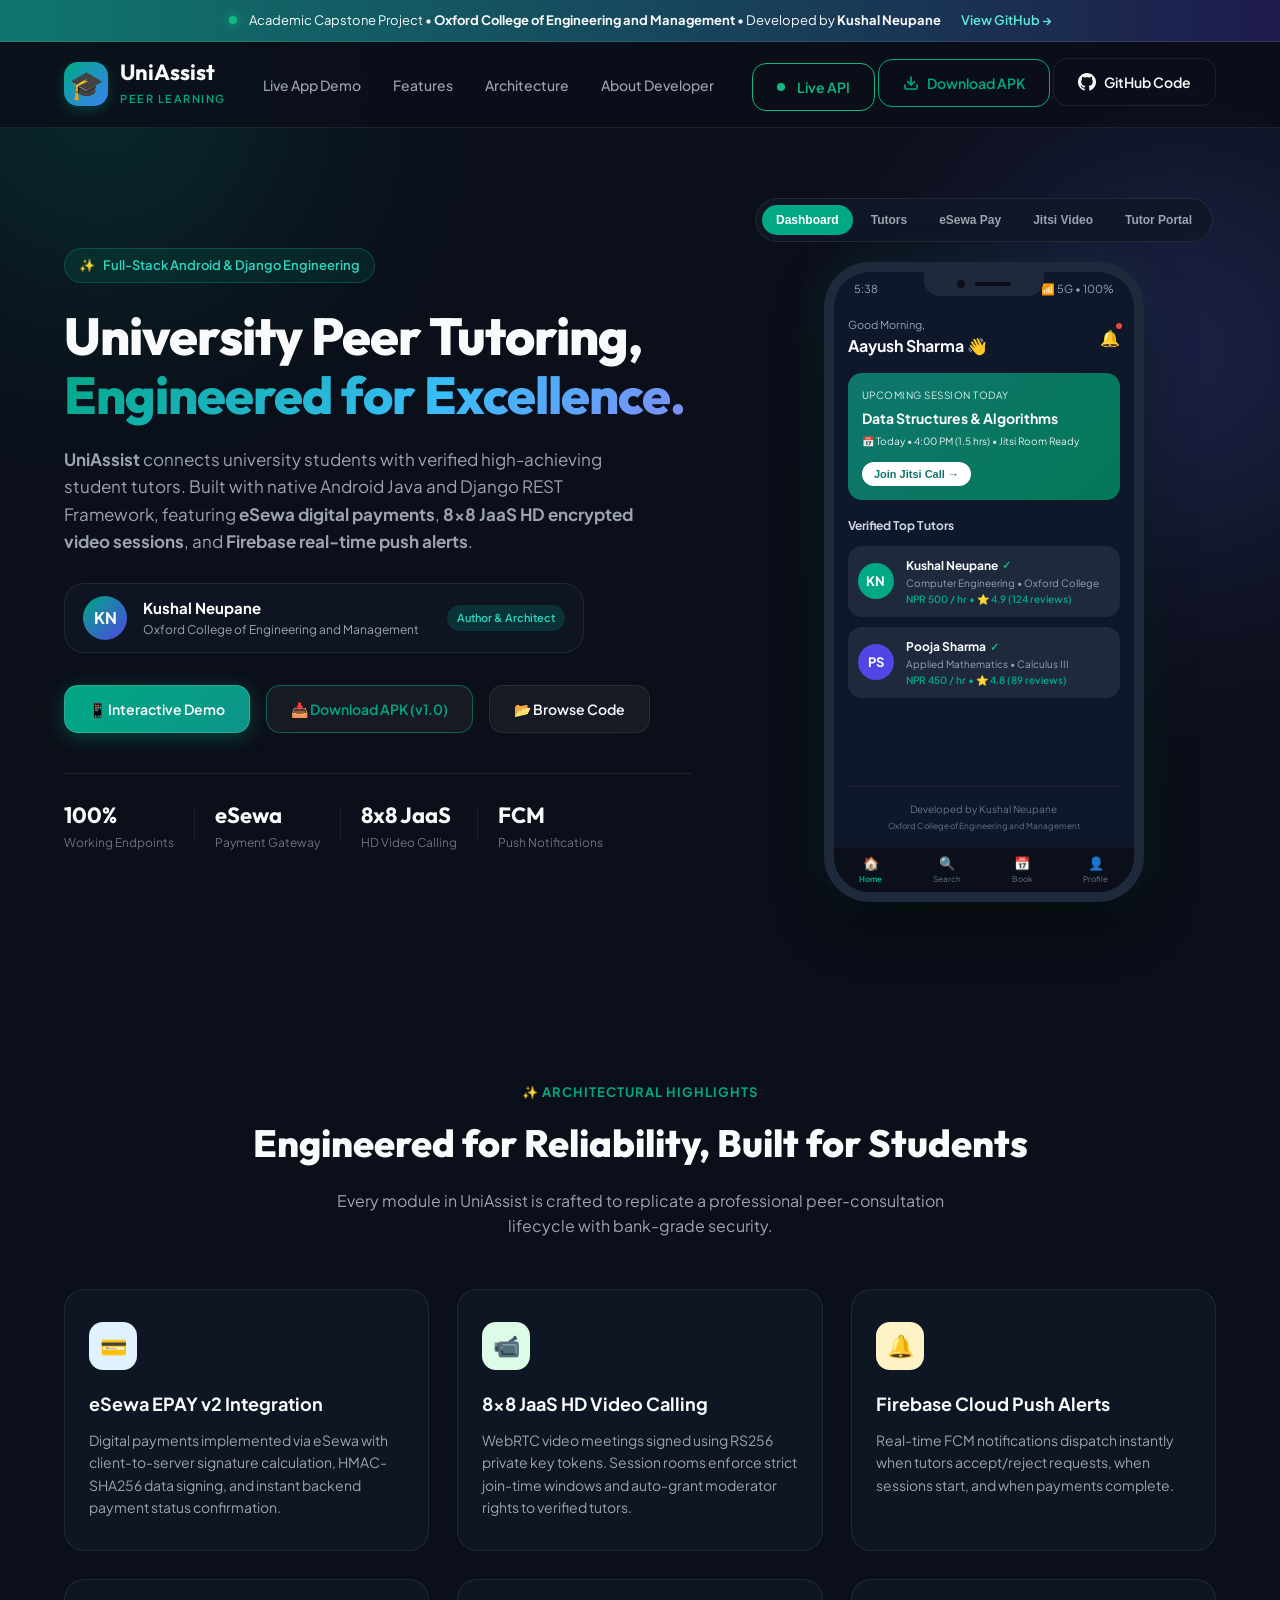
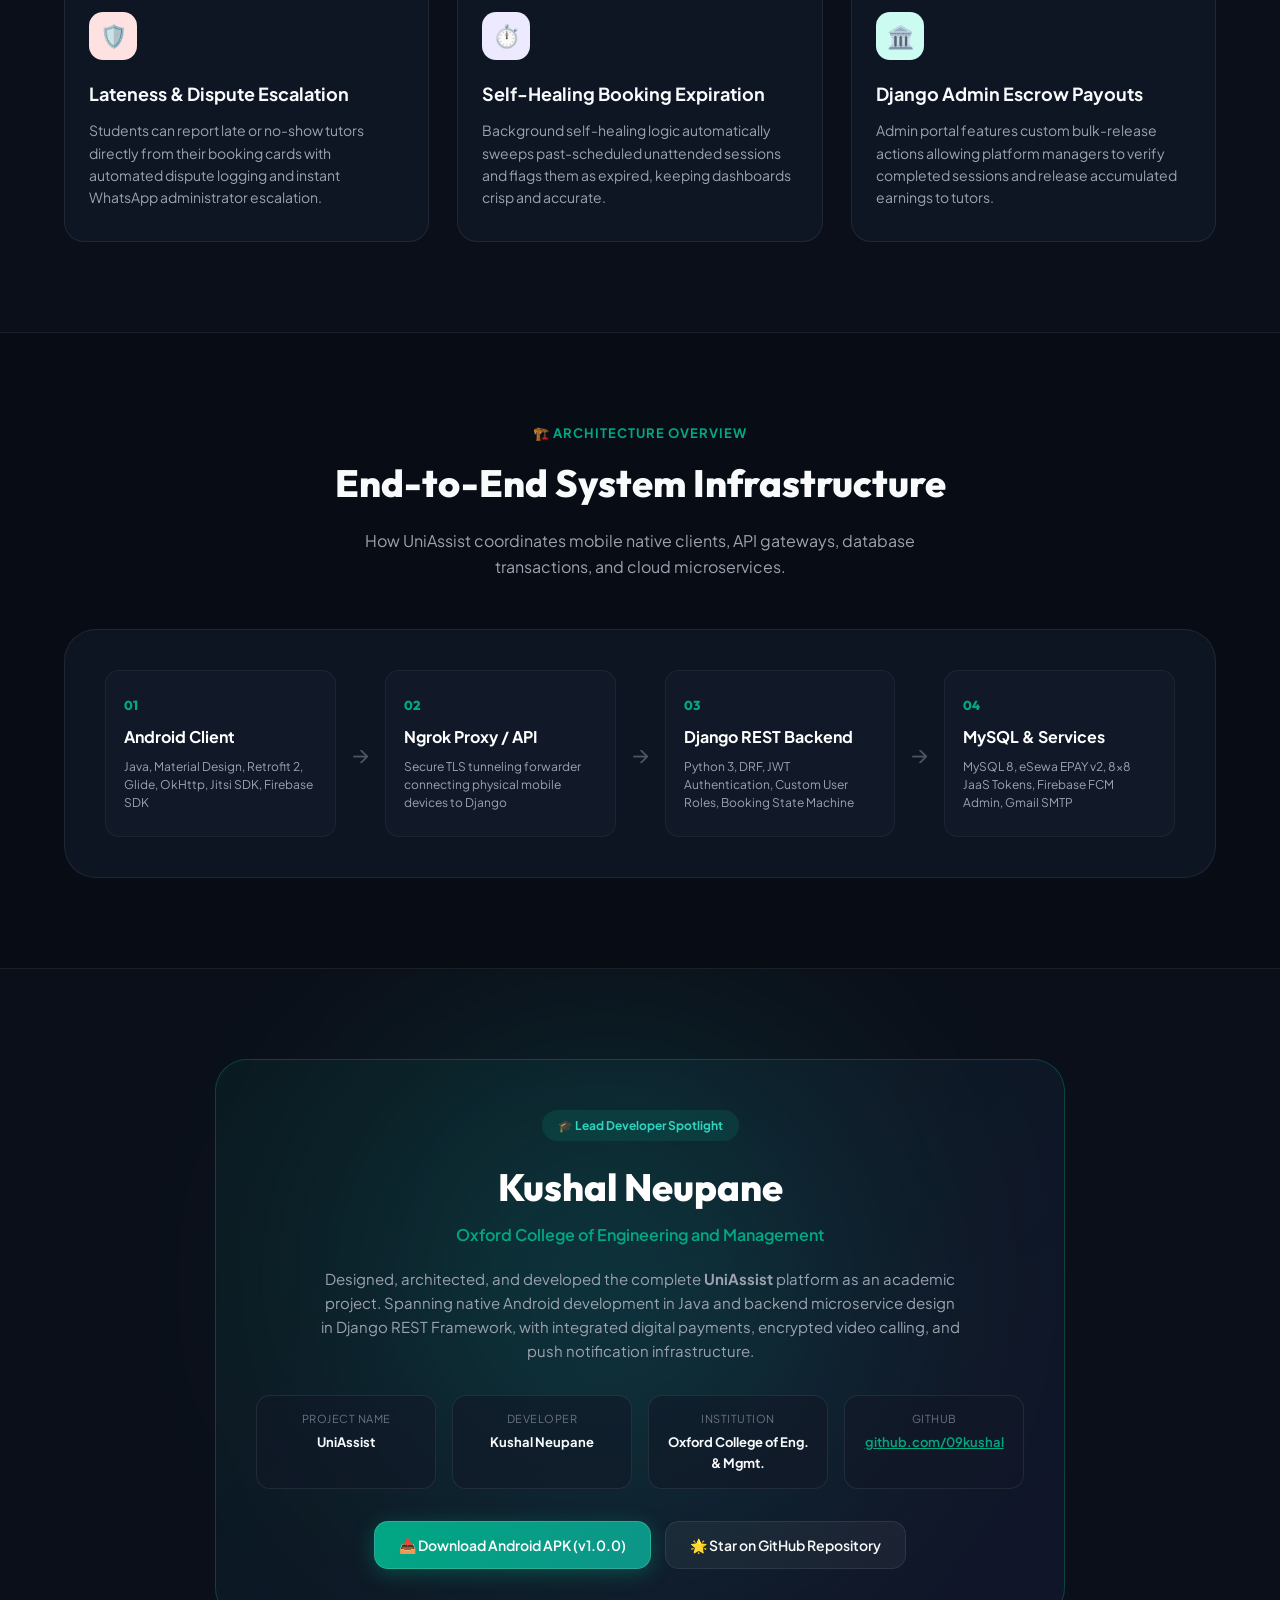
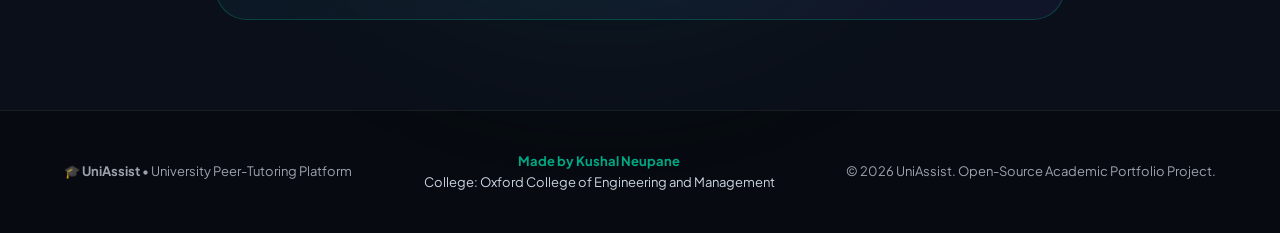
<file: index.html>
<!DOCTYPE html>
<html lang="en">
<head>
    <meta charset="UTF-8">
    <meta name="viewport" content="width=device-width, initial-scale=1.0">
    <title>UniAssist 🎓 | University Peer-Tutoring Platform by Kushal Neupane</title>
    <meta name="description" content="UniAssist is an on-demand peer-tutoring platform with eSewa payments, 8x8 JaaS encrypted video calls, and Firebase push notifications. Developed by Kushal Neupane, Oxford College of Engineering and Management.">
    <link rel="preconnect" href="https://fonts.googleapis.com">
    <link rel="preconnect" href="https://fonts.gstatic.com" crossorigin>
    <link href="https://fonts.googleapis.com/css2?family=Outfit:wght@300;400;500;600;700;800&family=Plus+Jakarta+Sans:wght@400;500;600;700&display=swap" rel="stylesheet">
    <link rel="stylesheet" href="style.css">
</head>
<body>

    <!-- BACKGROUND GLOW EFFECTS -->
    <div class="glow-orb glow-top-left"></div>
    <div class="glow-orb glow-top-right"></div>
    <div class="glow-orb glow-bottom-center"></div>

    <!-- TOP ANNOUNCEMENT BAR -->
    <div class="top-banner">
        <div class="container banner-content">
            <span class="pulse-dot"></span>
            <span>Academic Capstone Project &bull; <strong>Oxford College of Engineering and Management</strong> &bull; Developed by <strong>Kushal Neupane</strong></span>
            <a href="https://github.com/09kushal/UniAssist" target="_blank" class="banner-link">View GitHub &rarr;</a>
        </div>
    </div>

    <!-- NAVBAR -->
    <nav class="navbar">
        <div class="container nav-container">
            <div class="logo">
                <div class="logo-icon">🎓</div>
                <div class="logo-text">
                    <span class="brand-name">UniAssist</span>
                    <span class="brand-tag">Peer Learning</span>
                </div>
            </div>
            <ul class="nav-links">
                <li><a href="#simulator">Live App Demo</a></li>
                <li><a href="#features">Features</a></li>
                <li><a href="#architecture">Architecture</a></li>
                <li><a href="#about">About Developer</a></li>
            </ul>
            <div class="nav-actions">
                <a href="https://uniassist-backend-nlyq.onrender.com/api/tutors/list/" target="_blank" class="btn btn-outline" style="border-color: #10B981; color: #10B981;">
                    <span style="display:inline-block; width:8px; height:8px; border-radius:50%; background:#10B981; margin-right:4px;"></span> Live API
                </a>
                <a href="https://github.com/09kushal/UniAssist/releases/download/v1.0.0/UniAssist-v1.0.apk" class="btn btn-outline" style="border-color: #00A884; color: #00A884;">
                    <svg width="16" height="16" viewBox="0 0 24 24" fill="none" stroke="currentColor" stroke-width="2.5" stroke-linecap="round" stroke-linejoin="round"><path d="M21 15v4a2 2 0 0 1-2 2H5a2 2 0 0 1-2-2v-4"></path><polyline points="7 10 12 15 17 10"></polyline><line x1="12" y1="15" x2="12" y2="3"></line></svg>
                    Download APK
                </a>
                <a href="https://github.com/09kushal/UniAssist" target="_blank" class="btn btn-outline">
                    <svg width="18" height="18" viewBox="0 0 24 24" fill="currentColor"><path d="M12 0c-6.626 0-12 5.373-12 12 0 5.302 3.438 9.8 8.207 11.387.599.111.793-.261.793-.577v-2.234c-3.338.726-4.033-1.416-4.033-1.416-.546-1.387-1.333-1.756-1.333-1.756-1.089-.745.083-.729.083-.729 1.205.084 1.839 1.237 1.839 1.237 1.07 1.834 2.807 1.304 3.492.997.107-.775.418-1.305.762-1.604-2.665-.305-5.467-1.334-5.467-5.931 0-1.311.469-2.381 1.236-3.221-.124-.303-.535-1.524.117-3.176 0 0 1.008-.322 3.301 1.23.957-.266 1.983-.399 3.003-.404 1.02.005 2.047.138 3.006.404 2.291-1.552 3.297-1.23 3.297-1.23.653 1.653.242 2.874.118 3.176.77.84 1.235 1.911 1.235 3.221 0 4.609-2.807 5.624-5.479 5.921.43.372.823 1.102.823 2.222v3.293c0 .319.192.694.801.576 4.765-1.589 8.199-6.086 8.199-11.386 0-6.627-5.373-12-12-12z"/></svg>
                    GitHub Code
                </a>
            </div>
        </div>
    </nav>

    <!-- HERO SECTION -->
    <header class="hero">
        <div class="container hero-grid">
            <div class="hero-content">
                <div class="badge-tag">
                    <span class="sparkle">✨</span> Full-Stack Android &amp; Django Engineering
                </div>
                <h1 class="hero-title">
                    University Peer Tutoring, <br>
                    <span class="gradient-text">Engineered for Excellence.</span>
                </h1>
                <p class="hero-description">
                    <strong>UniAssist</strong> connects university students with verified high-achieving student tutors. Built with native Android Java and Django REST Framework, featuring <strong>eSewa digital payments</strong>, <strong>8x8 JaaS HD encrypted video sessions</strong>, and <strong>Firebase real-time push alerts</strong>.
                </p>

                <!-- DEVELOPER HIGHLIGHT PILL -->
                <div class="creator-card">
                    <div class="creator-avatar">KN</div>
                    <div class="creator-info">
                        <span class="creator-name">Kushal Neupane</span>
                        <span class="creator-inst">Oxford College of Engineering and Management</span>
                    </div>
                    <span class="creator-tag">Author &amp; Architect</span>
                </div>

                <div class="hero-buttons">
                    <a href="#simulator" class="btn btn-primary">
                        <span>📱 Interactive Demo</span>
                    </a>
                    <a href="https://github.com/09kushal/UniAssist/releases/download/v1.0.0/UniAssist-v1.0.apk" class="btn btn-glass" style="border-color: rgba(0, 168, 132, 0.5); color: #00A884; font-weight: 600;">
                        <span>📥 Download APK (v1.0)</span>
                    </a>
                    <a href="https://github.com/09kushal/UniAssist" target="_blank" class="btn btn-glass">
                        <span>📂 Browse Code</span>
                    </a>
                </div>

                <div class="hero-stats">
                    <div class="stat-item">
                        <span class="stat-num">100%</span>
                        <span class="stat-lbl">Working Endpoints</span>
                    </div>
                    <div class="stat-sep"></div>
                    <div class="stat-item">
                        <span class="stat-num">eSewa</span>
                        <span class="stat-lbl">Payment Gateway</span>
                    </div>
                    <div class="stat-sep"></div>
                    <div class="stat-item">
                        <span class="stat-num">8x8 JaaS</span>
                        <span class="stat-lbl">HD Video Calling</span>
                    </div>
                    <div class="stat-sep"></div>
                    <div class="stat-item">
                        <span class="stat-num">FCM</span>
                        <span class="stat-lbl">Push Notifications</span>
                    </div>
                </div>
            </div>

            <!-- HERO PREVIEW INTERACTIVE PHONE -->
            <div class="hero-phone-wrapper" id="simulator">
                <div class="phone-tabs-bar">
                    <button class="tab-btn active" onclick="switchScreen('dashboard')">Dashboard</button>
                    <button class="tab-btn" onclick="switchScreen('tutors')">Tutors</button>
                    <button class="tab-btn" onclick="switchScreen('payment')">eSewa Pay</button>
                    <button class="tab-btn" onclick="switchScreen('video')">Jitsi Video</button>
                    <button class="tab-btn" onclick="switchScreen('tutor-dash')">Tutor Portal</button>
                </div>

                <!-- PHONE DEVICE MOCKUP -->
                <div class="device-phone">
                    <div class="phone-notch">
                        <div class="camera-lens"></div>
                        <div class="speaker-grill"></div>
                    </div>
                    <div class="phone-status-bar">
                        <span class="status-time">9:41</span>
                        <span class="status-icons">📶 5G &bull; 100%</span>
                    </div>

                    <!-- SCREEN 1: STUDENT DASHBOARD -->
                    <div class="screen-view active" id="screen-dashboard">
                        <div class="screen-header">
                            <div>
                                <div class="greeting-sub">Good Morning,</div>
                                <div class="student-title">Aayush Sharma 👋</div>
                            </div>
                            <div class="notif-badge">🔔 <span class="badge-dot"></span></div>
                        </div>

                        <div class="quick-balance-card">
                            <div class="balance-label">Upcoming Session Today</div>
                            <div class="balance-amount">Data Structures &amp; Algorithms</div>
                            <div class="session-meta">📅 Today &bull; 4:00 PM (1.5 hrs) &bull; Jitsi Room Ready</div>
                            <button class="action-pill-btn" onclick="switchScreen('video')">Join Jitsi Call &rarr;</button>
                        </div>

                        <div class="section-title">Verified Top Tutors</div>
                        <div class="tutor-card-mini">
                            <div class="tutor-avatar-circle">KN</div>
                            <div class="tutor-details">
                                <div class="tutor-name-verified">Kushal Neupane <span class="check-badge">✓</span></div>
                                <div class="tutor-subject">Computer Engineering &bull; Oxford College</div>
                                <div class="tutor-rate">NPR 500 / hr &bull; ⭐ 4.9 (124 reviews)</div>
                            </div>
                        </div>

                        <div class="tutor-card-mini">
                            <div class="tutor-avatar-circle" style="background:#4F46E5;">PS</div>
                            <div class="tutor-details">
                                <div class="tutor-name-verified">Pooja Sharma <span class="check-badge">✓</span></div>
                                <div class="tutor-subject">Applied Mathematics &bull; Calculus III</div>
                                <div class="tutor-rate">NPR 450 / hr &bull; ⭐ 4.8 (89 reviews)</div>
                            </div>
                        </div>

                        <div class="app-credit-footer">
                            Developed by Kushal Neupane<br>
                            <small>Oxford College of Engineering and Management</small>
                        </div>
                    </div>

                    <!-- SCREEN 2: TUTOR DISCOVERY -->
                    <div class="screen-view" id="screen-tutors">
                        <div class="screen-header">
                            <div class="student-title">Find a Peer Tutor 🔍</div>
                            <div class="filter-icon">⚙️</div>
                        </div>

                        <div class="search-input-sim">
                            <span>🔍</span> Search subjects: Python, DBMS, OS...
                        </div>

                        <div class="chip-scroll">
                            <span class="filter-chip active">All</span>
                            <span class="filter-chip">Algorithms</span>
                            <span class="filter-chip">Database</span>
                            <span class="filter-chip">Networks</span>
                        </div>

                        <div class="tutor-listing-card">
                            <div class="tutor-top-row">
                                <div class="tutor-avatar-circle">KN</div>
                                <div>
                                    <div class="tutor-name-verified">Kushal Neupane <span class="check-badge">✓</span></div>
                                    <div class="tutor-sub-text">B.E. Computer &bull; Oxford College</div>
                                </div>
                                <div class="price-tag">NPR 500/hr</div>
                            </div>
                            <div class="chip-row">
                                <span class="mini-tag">Java</span>
                                <span class="mini-tag">Python</span>
                                <span class="mini-tag">Django</span>
                            </div>
                            <button class="btn-book-full" onclick="switchScreen('payment')">Book Consultation &rarr;</button>
                        </div>

                        <div class="app-credit-footer">
                            Developed by Kushal Neupane<br>
                            <small>Oxford College of Engineering and Management</small>
                        </div>
                    </div>

                    <!-- SCREEN 3: ESEWA PAYMENT -->
                    <div class="screen-view" id="screen-payment">
                        <div class="screen-header">
                            <div class="student-title">Session Checkout 💳</div>
                        </div>

                        <div class="checkout-box">
                            <div class="checkout-row">
                                <span>Subject</span>
                                <strong>System Architecture &amp; OOP</strong>
                            </div>
                            <div class="checkout-row">
                                <span>Tutor</span>
                                <strong>Kushal Neupane</strong>
                            </div>
                            <div class="checkout-row">
                                <span>Scheduled Time</span>
                                <strong>Tomorrow, 5:00 PM (1 hr)</strong>
                            </div>
                            <div class="checkout-divider"></div>
                            <div class="checkout-row total-row">
                                <span>Total Amount (NPR)</span>
                                <span class="price-highlight">NPR 500.00</span>
                            </div>
                        </div>

                        <div class="esewa-payment-banner">
                            <div class="esewa-logo-badge">eSewa</div>
                            <div>
                                <div class="esewa-title">eSewa EPAY v2 Secure Gateway</div>
                                <div class="esewa-sub">HMAC-SHA256 Encrypted Signature</div>
                            </div>
                        </div>

                        <button class="btn-esewa-pay" onclick="simulatePaymentSuccess()">
                            <span>Pay with eSewa (NPR 500)</span>
                        </button>
                        <div id="payment-status-message" class="status-alert" style="display:none;"></div>

                        <div class="app-credit-footer">
                            Developed by Kushal Neupane<br>
                            <small>Oxford College of Engineering and Management</small>
                        </div>
                    </div>

                    <!-- SCREEN 4: JITSI VIDEO MEETING -->
                    <div class="screen-view" id="screen-video">
                        <div class="video-container-sim">
                            <div class="video-participant tutor-cam">
                                <div class="participant-name">👨‍🏫 Kushal Neupane (Tutor)</div>
                                <div class="jaas-badge">🔒 8x8 JaaS Encrypted (RS256)</div>
                            </div>
                            <div class="video-participant self-cam">
                                <div class="participant-name">You (Student)</div>
                            </div>
                        </div>

                        <div class="video-controls-bar">
                            <button class="v-btn mic-btn">🎤</button>
                            <button class="v-btn cam-btn">📹</button>
                            <button class="v-btn chat-btn">💬</button>
                            <button class="v-btn end-btn" onclick="switchScreen('dashboard')">📞</button>
                        </div>
                        <div class="video-meta-tag">Room: uniassist-session-8249 &bull; Live HD</div>

                        <div class="app-credit-footer" style="margin-top:12px;">
                            Developed by Kushal Neupane<br>
                            <small>Oxford College of Engineering and Management</small>
                        </div>
                    </div>

                    <!-- SCREEN 5: TUTOR DASHBOARD -->
                    <div class="screen-view" id="screen-tutor-dash">
                        <div class="screen-header">
                            <div>
                                <div class="greeting-sub">Tutor Portal</div>
                                <div class="student-title">Kushal Neupane 🎓</div>
                            </div>
                            <span class="status-verified-badge">VERIFIED TUTOR</span>
                        </div>

                        <div class="earnings-card">
                            <div class="earnings-label">Total Completed Earnings</div>
                            <div class="earnings-amount">NPR 14,500.00</div>
                            <div class="earnings-sub">29 Sessions Completed &bull; 4.9 Rating</div>
                            <button class="action-pill-btn" style="background:#059669;">Request Payout &rarr;</button>
                        </div>

                        <div class="section-title">Pending Booking Requests</div>
                        <div class="request-card-mini">
                            <div class="req-title">Bikash Shrestha &bull; Calculus II</div>
                            <div class="req-time">📅 Sep 15, 6:00 PM (1.5 hrs) &bull; NPR 750</div>
                            <div class="btn-group-mini">
                                <button class="btn-accept">Accept</button>
                                <button class="btn-reject">Decline</button>
                            </div>
                        </div>

                        <div class="app-credit-footer">
                            Developed by Kushal Neupane<br>
                            <small>Oxford College of Engineering and Management</small>
                        </div>
                    </div>

                    <!-- PHONE BOTTOM NAVIGATION -->
                    <div class="phone-bottom-nav">
                        <span class="nav-item-icon active" onclick="switchScreen('dashboard')">🏠<br><small>Home</small></span>
                        <span class="nav-item-icon" onclick="switchScreen('tutors')">🔍<br><small>Search</small></span>
                        <span class="nav-item-icon" onclick="switchScreen('payment')">📅<br><small>Book</small></span>
                        <span class="nav-item-icon" onclick="switchScreen('tutor-dash')">👤<br><small>Profile</small></span>
                    </div>
                </div>
            </div>
        </div>
    </header>

    <!-- CORE FEATURES SECTION -->
    <section class="section" id="features">
        <div class="container">
            <div class="section-badge">✨ Architectural Highlights</div>
            <h2 class="section-heading">Engineered for Reliability, Built for Students</h2>
            <p class="section-subtext">Every module in UniAssist is crafted to replicate a professional peer-consultation lifecycle with bank-grade security.</p>

            <div class="features-grid">
                <div class="feature-card">
                    <div class="feature-icon" style="background:#E0F2FE; color:#0284C7;">💳</div>
                    <h3>eSewa EPAY v2 Integration</h3>
                    <p>Digital payments implemented via eSewa with client-to-server signature calculation, HMAC-SHA256 data signing, and instant backend payment status confirmation.</p>
                </div>

                <div class="feature-card">
                    <div class="feature-icon" style="background:#DCFCE7; color:#16A34A;">📹</div>
                    <h3>8x8 JaaS HD Video Calling</h3>
                    <p>WebRTC video meetings signed using RS256 private key tokens. Session rooms enforce strict join-time windows and auto-grant moderator rights to verified tutors.</p>
                </div>

                <div class="feature-card">
                    <div class="feature-icon" style="background:#FEF3C7; color:#D97706;">🔔</div>
                    <h3>Firebase Cloud Push Alerts</h3>
                    <p>Real-time FCM notifications dispatch instantly when tutors accept/reject requests, when sessions start, and when payments complete.</p>
                </div>

                <div class="feature-card">
                    <div class="feature-icon" style="background:#FEE2E2; color:#DC2626;">🛡️</div>
                    <h3>Lateness &amp; Dispute Escalation</h3>
                    <p>Students can report late or no-show tutors directly from their booking cards with automated dispute logging and instant WhatsApp administrator escalation.</p>
                </div>

                <div class="feature-card">
                    <div class="feature-icon" style="background:#EDE9FE; color:#7C3AED;">⏱️</div>
                    <h3>Self-Healing Booking Expiration</h3>
                    <p>Background self-healing logic automatically sweeps past-scheduled unattended sessions and flags them as expired, keeping dashboards crisp and accurate.</p>
                </div>

                <div class="feature-card">
                    <div class="feature-icon" style="background:#CCFBF1; color:#0D9488;">🏛️</div>
                    <h3>Django Admin Escrow Payouts</h3>
                    <p>Admin portal features custom bulk-release actions allowing platform managers to verify completed sessions and release accumulated earnings to tutors.</p>
                </div>
            </div>
        </div>
    </section>

    <!-- SYSTEM ARCHITECTURE DIAGRAM -->
    <section class="section section-dark" id="architecture">
        <div class="container">
            <div class="section-badge">🏗️ Architecture Overview</div>
            <h2 class="section-heading">End-to-End System Infrastructure</h2>
            <p class="section-subtext">How UniAssist coordinates mobile native clients, API gateways, database transactions, and cloud microservices.</p>

            <div class="arch-box">
                <div class="arch-flow-grid">
                    <div class="arch-card">
                        <div class="arch-num">01</div>
                        <h4>Android Client</h4>
                        <p>Java, Material Design, Retrofit 2, Glide, OkHttp, Jitsi SDK, Firebase SDK</p>
                    </div>
                    <div class="arch-arrow">&rarr;</div>
                    <div class="arch-card">
                        <div class="arch-num">02</div>
                        <h4>Ngrok Proxy / API</h4>
                        <p>Secure TLS tunneling forwarder connecting physical mobile devices to Django</p>
                    </div>
                    <div class="arch-arrow">&rarr;</div>
                    <div class="arch-card">
                        <div class="arch-num">03</div>
                        <h4>Django REST Backend</h4>
                        <p>Python 3, DRF, JWT Authentication, Custom User Roles, Booking State Machine</p>
                    </div>
                    <div class="arch-arrow">&rarr;</div>
                    <div class="arch-card">
                        <div class="arch-num">04</div>
                        <h4>MySQL &amp; Services</h4>
                        <p>MySQL 8, eSewa EPAY v2, 8x8 JaaS Tokens, Firebase FCM Admin, Gmail SMTP</p>
                    </div>
                </div>
            </div>
        </div>
    </section>

    <!-- ABOUT DEVELOPER / CREDITS CARD -->
    <section class="section" id="about">
        <div class="container">
            <div class="developer-spotlight">
                <div class="dev-badge">🎓 Lead Developer Spotlight</div>
                <h2 class="dev-name">Kushal Neupane</h2>
                <div class="dev-institution">Oxford College of Engineering and Management</div>
                <p class="dev-bio">
                    Designed, architected, and developed the complete <strong>UniAssist</strong> platform as an academic project. Spanning native Android development in Java and backend microservice design in Django REST Framework, with integrated digital payments, encrypted video calling, and push notification infrastructure.
                </p>

                <div class="dev-meta-grid">
                    <div class="dev-meta-card">
                        <span class="meta-title">Project Name</span>
                        <span class="meta-val">UniAssist</span>
                    </div>
                    <div class="dev-meta-card">
                        <span class="meta-title">Developer</span>
                        <span class="meta-val">Kushal Neupane</span>
                    </div>
                    <div class="dev-meta-card">
                        <span class="meta-title">Institution</span>
                        <span class="meta-val">Oxford College of Eng. &amp; Mgmt.</span>
                    </div>
                    <div class="dev-meta-card">
                        <span class="meta-title">GitHub</span>
                        <span class="meta-val"><a href="https://github.com/09kushal/UniAssist" target="_blank" style="color:#00A884; font-weight:600;">github.com/09kushal</a></span>
                    </div>
                </div>

                <div style="margin-top: 32px; display: flex; gap: 14px; justify-content: center; flex-wrap: wrap;">
                    <a href="https://github.com/09kushal/UniAssist/releases/download/v1.0.0/UniAssist-v1.0.apk" class="btn btn-primary">
                        <span>📥 Download Android APK (v1.0.0)</span>
                    </a>
                    <a href="https://github.com/09kushal/UniAssist" target="_blank" class="btn btn-glass">
                        <span>🌟 Star on GitHub Repository</span>
                    </a>
                </div>
            </div>
        </div>
    </section>

    <!-- FOOTER -->
    <footer class="footer">
        <div class="container footer-content">
            <div class="footer-logo">
                🎓 <strong>UniAssist</strong> &bull; University Peer-Tutoring Platform
            </div>
            <div class="footer-credit">
                <strong>Made by Kushal Neupane</strong><br>
                <span>College: Oxford College of Engineering and Management</span>
            </div>
            <div class="footer-copy">
                &copy; 2026 UniAssist. Open-Source Academic Portfolio Project.
            </div>
        </div>
    </footer>

    <script src="app.js"></script>
</body>
</html>
</file>
<file: style.css>
/* ==========================================================================
   UniAssist Showcase - Crafted for Kushal Neupane
   Oxford College of Engineering and Management
   ========================================================================== */

:root {
    --bg-main: #0B0F19;
    --bg-secondary: #111827;
    --bg-card: rgba(17, 24, 39, 0.75);
    --border-color: rgba(255, 255, 255, 0.08);
    --border-hover: rgba(0, 168, 132, 0.35);
    
    --primary: #00A884;
    --primary-light: #14B8A6;
    --primary-dark: #0F766E;
    
    --text-main: #F9FAFB;
    --text-muted: #9CA3AF;
    --text-dim: #6B7280;
    
    --accent-purple: #8B5CF6;
    --accent-blue: #3B82F6;
    
    --radius-sm: 8px;
    --radius-md: 14px;
    --radius-lg: 20px;
    --radius-xl: 32px;
}

* {
    margin: 0;
    padding: 0;
    box-sizing: border-box;
}

body {
    font-family: 'Plus Jakarta Sans', -apple-system, BlinkMacSystemFont, sans-serif;
    background-color: var(--bg-main);
    color: var(--text-main);
    line-height: 1.6;
    overflow-x: hidden;
    position: relative;
}

.container {
    width: 100%;
    max-width: 1200px;
    margin: 0 auto;
    padding: 0 24px;
}

/* ================= BACKGROUND GLOWS ================= */
.glow-orb {
    position: absolute;
    border-radius: 50%;
    filter: blur(120px);
    pointer-events: none;
    z-index: 0;
    opacity: 0.35;
}

.glow-top-left {
    width: 500px;
    height: 500px;
    background: radial-gradient(circle, #00A884 0%, transparent 70%);
    top: -150px;
    left: -150px;
}

.glow-top-right {
    width: 600px;
    height: 600px;
    background: radial-gradient(circle, #6366F1 0%, transparent 70%);
    top: 50px;
    right: -200px;
}

.glow-bottom-center {
    width: 700px;
    height: 700px;
    background: radial-gradient(circle, #0D9488 0%, transparent 70%);
    bottom: 200px;
    left: 20%;
}

/* ================= TOP BANNER ================= */
.top-banner {
    background: linear-gradient(90deg, #0F766E, #1E1B4B);
    padding: 10px 0;
    font-size: 13px;
    border-bottom: 1px solid rgba(255, 255, 255, 0.1);
    position: relative;
    z-index: 50;
}

.banner-content {
    display: flex;
    align-items: center;
    justify-content: center;
    gap: 12px;
    text-align: center;
}

.pulse-dot {
    width: 8px;
    height: 8px;
    background-color: #10B981;
    border-radius: 50%;
    box-shadow: 0 0 10px #10B981;
    animation: pulse 2s infinite;
}

@keyframes pulse {
    0%, 100% { opacity: 1; transform: scale(1); }
    50% { opacity: 0.4; transform: scale(1.3); }
}

.banner-link {
    color: #5EEAD4;
    text-decoration: none;
    font-weight: 600;
    margin-left: 8px;
}

.banner-link:hover {
    text-decoration: underline;
}

/* ================= NAVBAR ================= */
.navbar {
    position: sticky;
    top: 0;
    background: rgba(11, 15, 25, 0.85);
    backdrop-filter: blur(16px);
    border-bottom: 1px solid var(--border-color);
    padding: 16px 0;
    z-index: 100;
}

.nav-container {
    display: flex;
    align-items: center;
    justify-content: space-between;
}

.logo {
    display: flex;
    align-items: center;
    gap: 12px;
}

.logo-icon {
    font-size: 28px;
    background: linear-gradient(135deg, #00A884, #3B82F6);
    width: 44px;
    height: 44px;
    display: flex;
    align-items: center;
    justify-content: center;
    border-radius: var(--radius-md);
    box-shadow: 0 4px 12px rgba(0, 168, 132, 0.3);
}

.brand-name {
    font-family: 'Outfit', sans-serif;
    font-size: 22px;
    font-weight: 700;
    display: block;
    line-height: 1.1;
    color: var(--text-main);
}

.brand-tag {
    font-size: 11px;
    text-transform: uppercase;
    letter-spacing: 1.5px;
    color: var(--primary);
    font-weight: 600;
}

.nav-links {
    display: flex;
    list-style: none;
    gap: 32px;
}

.nav-links a {
    color: var(--text-muted);
    text-decoration: none;
    font-size: 14px;
    font-weight: 500;
    transition: color 0.2s ease;
}

.nav-links a:hover {
    color: var(--primary);
}

/* ================= BUTTONS ================= */
.btn {
    display: inline-flex;
    align-items: center;
    gap: 8px;
    padding: 12px 24px;
    border-radius: var(--radius-md);
    font-size: 14px;
    font-weight: 600;
    text-decoration: none;
    cursor: pointer;
    transition: all 0.25s cubic-bezier(0.4, 0, 0.2, 1);
}

.btn-primary {
    background: linear-gradient(135deg, #00A884, #0D9488);
    color: #FFFFFF;
    box-shadow: 0 4px 20px rgba(0, 168, 132, 0.35);
    border: 1px solid rgba(255, 255, 255, 0.15);
}

.btn-primary:hover {
    transform: translateY(-2px);
    box-shadow: 0 8px 25px rgba(0, 168, 132, 0.45);
}

.btn-outline {
    background: transparent;
    color: var(--text-main);
    border: 1px solid var(--border-color);
}

.btn-outline:hover {
    background: rgba(255, 255, 255, 0.05);
    border-color: var(--primary);
    color: var(--primary);
}

.btn-glass {
    background: rgba(255, 255, 255, 0.05);
    backdrop-filter: blur(12px);
    border: 1px solid var(--border-color);
    color: var(--text-main);
}

.btn-glass:hover {
    background: rgba(255, 255, 255, 0.1);
    transform: translateY(-2px);
}

/* ================= HERO SECTION ================= */
.hero {
    padding: 70px 0 90px;
    position: relative;
    z-index: 10;
}

.hero-grid {
    display: grid;
    grid-template-columns: 1.15fr 0.85fr;
    gap: 60px;
    align-items: center;
}

.badge-tag {
    display: inline-flex;
    align-items: center;
    gap: 8px;
    background: rgba(0, 168, 132, 0.12);
    border: 1px solid rgba(0, 168, 132, 0.3);
    color: #2DD4BF;
    padding: 6px 14px;
    border-radius: 999px;
    font-size: 13px;
    font-weight: 600;
    margin-bottom: 24px;
}

.hero-title {
    font-family: 'Outfit', sans-serif;
    font-size: 52px;
    line-height: 1.15;
    font-weight: 800;
    margin-bottom: 20px;
    letter-spacing: -1px;
}

.gradient-text {
    background: linear-gradient(135deg, #00A884 0%, #38BDF8 60%, #818CF8 100%);
    -webkit-background-clip: text;
    -webkit-text-fill-color: transparent;
}

.hero-description {
    font-size: 17px;
    color: var(--text-muted);
    margin-bottom: 28px;
    max-width: 580px;
}

/* CREATOR CARD IN HERO */
.creator-card {
    display: flex;
    align-items: center;
    gap: 16px;
    background: rgba(17, 24, 39, 0.7);
    backdrop-filter: blur(12px);
    border: 1px solid var(--border-color);
    padding: 12px 18px;
    border-radius: var(--radius-lg);
    margin-bottom: 32px;
    width: fit-content;
}

.creator-avatar {
    width: 44px;
    height: 44px;
    border-radius: 50%;
    background: linear-gradient(135deg, #00A884, #4F46E5);
    display: flex;
    align-items: center;
    justify-content: center;
    font-weight: 700;
    font-size: 16px;
    color: #FFFFFF;
}

.creator-info {
    display: flex;
    flex-direction: column;
}

.creator-name {
    font-weight: 700;
    font-size: 15px;
    color: #FFFFFF;
}

.creator-inst {
    font-size: 12px;
    color: var(--text-muted);
}

.creator-tag {
    background: rgba(0, 168, 132, 0.2);
    color: #2DD4BF;
    font-size: 11px;
    padding: 4px 10px;
    border-radius: 999px;
    font-weight: 600;
    margin-left: 12px;
}

.hero-buttons {
    display: flex;
    gap: 16px;
    margin-bottom: 40px;
}

.hero-stats {
    display: flex;
    align-items: center;
    gap: 20px;
    padding-top: 24px;
    border-top: 1px solid var(--border-color);
}

.stat-item {
    display: flex;
    flex-direction: column;
}

.stat-num {
    font-family: 'Outfit', sans-serif;
    font-size: 22px;
    font-weight: 700;
    color: var(--text-main);
}

.stat-lbl {
    font-size: 12px;
    color: var(--text-dim);
}

.stat-sep {
    width: 1px;
    height: 32px;
    background-color: var(--border-color);
}

/* ================= INTERACTIVE PHONE SIMULATOR ================= */
.hero-phone-wrapper {
    display: flex;
    flex-direction: column;
    align-items: center;
}

.phone-tabs-bar {
    display: flex;
    background: rgba(17, 24, 39, 0.85);
    backdrop-filter: blur(12px);
    border: 1px solid var(--border-color);
    padding: 6px;
    border-radius: 999px;
    margin-bottom: 20px;
    gap: 4px;
    overflow-x: auto;
    max-width: 100%;
}

.tab-btn {
    background: transparent;
    border: none;
    color: var(--text-muted);
    font-size: 12px;
    font-weight: 600;
    padding: 8px 14px;
    border-radius: 999px;
    cursor: pointer;
    transition: all 0.2s;
    white-space: nowrap;
}

.tab-btn.active, .tab-btn:hover {
    background: var(--primary);
    color: #FFFFFF;
}

/* PHONE CASING */
.device-phone {
    width: 320px;
    height: 640px;
    background: #0F172A;
    border: 10px solid #1E293B;
    border-radius: 46px;
    box-shadow: 0 25px 60px -15px rgba(0, 0, 0, 0.8), 0 0 40px rgba(0, 168, 132, 0.15);
    position: relative;
    overflow: hidden;
    display: flex;
    flex-direction: column;
}

.phone-notch {
    position: absolute;
    top: 0;
    left: 50%;
    transform: translateX(-50%);
    width: 120px;
    height: 24px;
    background: #1E293B;
    border-bottom-left-radius: 16px;
    border-bottom-right-radius: 16px;
    z-index: 50;
    display: flex;
    align-items: center;
    justify-content: center;
    gap: 10px;
}

.camera-lens {
    width: 8px;
    height: 8px;
    background: #0B0F19;
    border-radius: 50%;
}

.speaker-grill {
    width: 36px;
    height: 4px;
    background: #0B0F19;
    border-radius: 999px;
}

.phone-status-bar {
    display: flex;
    justify-content: space-between;
    padding: 8px 20px 4px;
    font-size: 11px;
    color: #94A3B8;
    z-index: 40;
}

/* SCREEN VIEWS */
.screen-view {
    display: none;
    flex: 1;
    padding: 14px;
    overflow-y: auto;
    animation: fadeIn 0.25s ease-in-out;
}

.screen-view.active {
    display: flex;
    flex-direction: column;
}

@keyframes fadeIn {
    from { opacity: 0; transform: translateY(6px); }
    to { opacity: 1; transform: translateY(0); }
}

.screen-header {
    display: flex;
    justify-content: space-between;
    align-items: center;
    margin-bottom: 14px;
}

.greeting-sub {
    font-size: 11px;
    color: #94A3B8;
}

.student-title {
    font-size: 16px;
    font-weight: 700;
    color: #F8FAFC;
}

.notif-badge {
    position: relative;
    font-size: 16px;
    cursor: pointer;
}

.badge-dot {
    position: absolute;
    top: -2px;
    right: -2px;
    width: 6px;
    height: 6px;
    background: #EF4444;
    border-radius: 50%;
}

/* SCREEN 1: DASHBOARD ELEMENTS */
.quick-balance-card {
    background: linear-gradient(135deg, #0F766E, #047857);
    padding: 14px;
    border-radius: var(--radius-md);
    color: #FFFFFF;
    margin-bottom: 16px;
}

.balance-label {
    font-size: 10px;
    text-transform: uppercase;
    letter-spacing: 0.5px;
    opacity: 0.85;
}

.balance-amount {
    font-size: 14px;
    font-weight: 700;
    margin: 4px 0;
}

.session-meta {
    font-size: 10px;
    opacity: 0.9;
    margin-bottom: 10px;
}

.action-pill-btn {
    background: #FFFFFF;
    color: #0F766E;
    border: none;
    padding: 6px 12px;
    border-radius: 999px;
    font-size: 11px;
    font-weight: 700;
    cursor: pointer;
    width: fit-content;
}

.section-title {
    font-size: 12px;
    font-weight: 700;
    color: #CBD5E1;
    margin-bottom: 10px;
}

.tutor-card-mini {
    display: flex;
    align-items: center;
    gap: 12px;
    background: #1E293B;
    padding: 10px;
    border-radius: var(--radius-md);
    margin-bottom: 10px;
}

.tutor-avatar-circle {
    width: 36px;
    height: 36px;
    border-radius: 50%;
    background: #00A884;
    display: flex;
    align-items: center;
    justify-content: center;
    font-size: 13px;
    font-weight: 700;
    color: #FFFFFF;
    flex-shrink: 0;
}

.tutor-details {
    flex: 1;
}

.tutor-name-verified {
    font-size: 12px;
    font-weight: 700;
    color: #F8FAFC;
    display: flex;
    align-items: center;
    gap: 4px;
}

.check-badge {
    color: #10B981;
    font-weight: bold;
    font-size: 11px;
}

.tutor-subject {
    font-size: 10px;
    color: #94A3B8;
}

.tutor-rate {
    font-size: 10px;
    color: #00A884;
    font-weight: 600;
}

.app-credit-footer {
    margin-top: auto;
    padding-top: 14px;
    text-align: center;
    font-size: 10px;
    color: #64748B;
    border-top: 1px solid rgba(255, 255, 255, 0.05);
}

/* SCREEN 2: SEARCH */
.search-input-sim {
    background: #1E293B;
    padding: 8px 12px;
    border-radius: var(--radius-sm);
    font-size: 11px;
    color: #64748B;
    margin-bottom: 12px;
}

.chip-scroll {
    display: flex;
    gap: 6px;
    margin-bottom: 14px;
    overflow-x: auto;
}

.filter-chip {
    background: #1E293B;
    color: #94A3B8;
    padding: 4px 10px;
    border-radius: 999px;
    font-size: 10px;
    font-weight: 600;
    cursor: pointer;
}

.filter-chip.active {
    background: #00A884;
    color: #FFFFFF;
}

.tutor-listing-card {
    background: #1E293B;
    padding: 12px;
    border-radius: var(--radius-md);
}

.tutor-top-row {
    display: flex;
    align-items: center;
    gap: 10px;
    margin-bottom: 8px;
}

.tutor-sub-text {
    font-size: 10px;
    color: #94A3B8;
}

.price-tag {
    margin-left: auto;
    font-size: 11px;
    color: #10B981;
    font-weight: 700;
}

.chip-row {
    display: flex;
    gap: 6px;
    margin-bottom: 10px;
}

.mini-tag {
    background: rgba(0, 168, 132, 0.15);
    color: #2DD4BF;
    font-size: 9px;
    padding: 2px 6px;
    border-radius: 4px;
}

.btn-book-full {
    width: 100%;
    background: #00A884;
    color: #FFFFFF;
    border: none;
    padding: 8px;
    border-radius: var(--radius-sm);
    font-size: 11px;
    font-weight: 700;
    cursor: pointer;
}

/* SCREEN 3: ESEWA PAYMENT */
.checkout-box {
    background: #1E293B;
    padding: 12px;
    border-radius: var(--radius-md);
    margin-bottom: 14px;
}

.checkout-row {
    display: flex;
    justify-content: space-between;
    font-size: 11px;
    margin-bottom: 6px;
    color: #94A3B8;
}

.checkout-row strong {
    color: #F1F5F9;
}

.checkout-divider {
    height: 1px;
    background: rgba(255, 255, 255, 0.08);
    margin: 8px 0;
}

.total-row {
    font-size: 12px;
    font-weight: 700;
    color: #F8FAFC;
    margin-bottom: 0;
}

.price-highlight {
    color: #10B981;
}

.esewa-payment-banner {
    display: flex;
    align-items: center;
    gap: 10px;
    background: #14532D;
    padding: 10px;
    border-radius: var(--radius-md);
    margin-bottom: 14px;
}

.esewa-logo-badge {
    background: #22C55E;
    color: #FFFFFF;
    font-weight: 800;
    font-size: 11px;
    padding: 4px 8px;
    border-radius: 4px;
}

.esewa-title {
    font-size: 11px;
    font-weight: 700;
    color: #F0FDF4;
}

.esewa-sub {
    font-size: 9px;
    color: #BBF7D0;
}

.btn-esewa-pay {
    width: 100%;
    background: #16A34A;
    color: #FFFFFF;
    border: none;
    padding: 10px;
    border-radius: var(--radius-md);
    font-size: 12px;
    font-weight: 700;
    cursor: pointer;
    transition: background 0.2s;
}

.btn-esewa-pay:hover {
    background: #15803D;
}

.status-alert {
    background: #064E3B;
    color: #A7F3D0;
    padding: 8px;
    border-radius: var(--radius-sm);
    font-size: 10px;
    margin-top: 10px;
    text-align: center;
    border: 1px solid #10B981;
}

/* SCREEN 4: VIDEO MEET */
.video-container-sim {
    height: 220px;
    background: #020617;
    border-radius: var(--radius-md);
    position: relative;
    overflow: hidden;
    margin-bottom: 14px;
}

.video-participant {
    position: absolute;
    border-radius: 8px;
    display: flex;
    flex-direction: column;
    justify-content: flex-end;
    padding: 8px;
}

.tutor-cam {
    width: 100%;
    height: 100%;
    background: linear-gradient(180deg, #1E293B 0%, #0F172A 100%);
}

.self-cam {
    width: 70px;
    height: 90px;
    background: #334155;
    bottom: 10px;
    right: 10px;
    border: 2px solid #00A884;
}

.participant-name {
    font-size: 9px;
    color: #F8FAFC;
    font-weight: 600;
}

.jaas-badge {
    font-size: 8px;
    color: #2DD4BF;
    background: rgba(0, 0, 0, 0.4);
    padding: 2px 6px;
    border-radius: 4px;
    width: fit-content;
    margin-top: 2px;
}

.video-controls-bar {
    display: flex;
    justify-content: center;
    gap: 12px;
}

.v-btn {
    width: 36px;
    height: 36px;
    border-radius: 50%;
    border: none;
    background: #334155;
    color: #FFFFFF;
    display: flex;
    align-items: center;
    justify-content: center;
    font-size: 14px;
    cursor: pointer;
}

.end-btn {
    background: #DC2626;
}

.video-meta-tag {
    font-size: 9px;
    color: #64748B;
    text-align: center;
    margin-top: 8px;
}

/* SCREEN 5: TUTOR DASH */
.status-verified-badge {
    background: rgba(16, 185, 129, 0.15);
    color: #34D399;
    font-size: 9px;
    font-weight: 700;
    padding: 3px 8px;
    border-radius: 4px;
}

.earnings-card {
    background: linear-gradient(135deg, #1E293B, #0F172A);
    border: 1px solid rgba(16, 185, 129, 0.3);
    padding: 14px;
    border-radius: var(--radius-md);
    margin-bottom: 14px;
}

.earnings-label {
    font-size: 10px;
    color: #94A3B8;
}

.earnings-amount {
    font-size: 18px;
    font-weight: 800;
    color: #34D399;
    margin: 4px 0;
}

.earnings-sub {
    font-size: 10px;
    color: #64748B;
    margin-bottom: 10px;
}

.request-card-mini {
    background: #1E293B;
    padding: 10px;
    border-radius: var(--radius-md);
}

.req-title {
    font-size: 11px;
    font-weight: 700;
    color: #F8FAFC;
}

.req-time {
    font-size: 9px;
    color: #94A3B8;
    margin: 3px 0 8px;
}

.btn-group-mini {
    display: flex;
    gap: 8px;
}

.btn-accept {
    flex: 1;
    background: #00A884;
    color: #FFFFFF;
    border: none;
    padding: 5px;
    border-radius: 4px;
    font-size: 10px;
    font-weight: 700;
    cursor: pointer;
}

.btn-reject {
    flex: 1;
    background: #334155;
    color: #94A3B8;
    border: none;
    padding: 5px;
    border-radius: 4px;
    font-size: 10px;
    cursor: pointer;
}

/* PHONE BOTTOM NAV */
.phone-bottom-nav {
    display: flex;
    justify-content: space-around;
    background: #0B0F19;
    border-top: 1px solid rgba(255, 255, 255, 0.05);
    padding: 8px 0;
    z-index: 40;
}

.nav-item-icon {
    font-size: 13px;
    color: #64748B;
    text-align: center;
    cursor: pointer;
    line-height: 1.1;
}

.nav-item-icon.active {
    color: #00A884;
    font-weight: 700;
}

.nav-item-icon small {
    font-size: 8px;
}

/* ================= FEATURES SECTION ================= */
.section {
    padding: 90px 0;
    position: relative;
    z-index: 10;
}

.section-dark {
    background: #080C14;
    border-top: 1px solid var(--border-color);
    border-bottom: 1px solid var(--border-color);
}

.section-badge {
    text-align: center;
    color: #00A884;
    font-weight: 700;
    font-size: 13px;
    letter-spacing: 1px;
    text-transform: uppercase;
    margin-bottom: 10px;
}

.section-heading {
    font-family: 'Outfit', sans-serif;
    font-size: 38px;
    font-weight: 800;
    text-align: center;
    margin-bottom: 14px;
}

.section-subtext {
    text-align: center;
    color: var(--text-muted);
    font-size: 16px;
    max-width: 620px;
    margin: 0 auto 50px;
}

.features-grid {
    display: grid;
    grid-template-columns: repeat(3, 1fr);
    gap: 28px;
}

.feature-card {
    background: var(--bg-card);
    backdrop-filter: blur(16px);
    border: 1px solid var(--border-color);
    border-radius: var(--radius-lg);
    padding: 32px 24px;
    transition: all 0.3s cubic-bezier(0.4, 0, 0.2, 1);
}

.feature-card:hover {
    transform: translateY(-6px);
    border-color: var(--border-hover);
    box-shadow: 0 16px 32px rgba(0, 0, 0, 0.4);
}

.feature-icon {
    width: 48px;
    height: 48px;
    border-radius: var(--radius-md);
    display: flex;
    align-items: center;
    justify-content: center;
    font-size: 22px;
    margin-bottom: 20px;
}

.feature-card h3 {
    font-size: 18px;
    font-weight: 700;
    margin-bottom: 10px;
    color: #F8FAFC;
}

.feature-card p {
    font-size: 14px;
    color: var(--text-muted);
    line-height: 1.6;
}

/* ================= ARCHITECTURE SECTION ================= */
.arch-box {
    background: var(--bg-card);
    border: 1px solid var(--border-color);
    border-radius: var(--radius-xl);
    padding: 40px;
    margin-top: 20px;
}

.arch-flow-grid {
    display: flex;
    align-items: center;
    justify-content: space-between;
    gap: 16px;
}

.arch-card {
    flex: 1;
    background: #111827;
    border: 1px solid rgba(255, 255, 255, 0.05);
    border-radius: var(--radius-md);
    padding: 24px 18px;
    position: relative;
}

.arch-num {
    font-family: 'Outfit', sans-serif;
    font-size: 13px;
    color: #00A884;
    font-weight: 800;
    margin-bottom: 8px;
}

.arch-card h4 {
    font-size: 16px;
    font-weight: 700;
    margin-bottom: 8px;
    color: #FFFFFF;
}

.arch-card p {
    font-size: 12px;
    color: var(--text-muted);
    line-height: 1.5;
}

.arch-arrow {
    font-size: 24px;
    color: #4B5563;
}

/* ================= DEVELOPER SPOTLIGHT ================= */
.developer-spotlight {
    background: linear-gradient(135deg, rgba(0, 168, 132, 0.08) 0%, rgba(99, 102, 241, 0.08) 100%);
    border: 1px solid rgba(0, 168, 132, 0.3);
    border-radius: var(--radius-xl);
    padding: 50px 40px;
    text-align: center;
    max-width: 850px;
    margin: 0 auto;
}

.dev-badge {
    display: inline-block;
    background: rgba(0, 168, 132, 0.15);
    color: #2DD4BF;
    font-size: 12px;
    font-weight: 700;
    padding: 6px 16px;
    border-radius: 999px;
    margin-bottom: 16px;
}

.dev-name {
    font-family: 'Outfit', sans-serif;
    font-size: 38px;
    font-weight: 800;
    color: #FFFFFF;
    margin-bottom: 4px;
}

.dev-institution {
    font-size: 16px;
    color: #00A884;
    font-weight: 600;
    margin-bottom: 20px;
}

.dev-bio {
    font-size: 15px;
    color: var(--text-muted);
    max-width: 640px;
    margin: 0 auto 32px;
}

.dev-meta-grid {
    display: grid;
    grid-template-columns: repeat(4, 1fr);
    gap: 16px;
    margin-top: 24px;
}

.dev-meta-card {
    background: rgba(17, 24, 39, 0.6);
    border: 1px solid var(--border-color);
    padding: 14px;
    border-radius: var(--radius-md);
    display: flex;
    flex-direction: column;
}

.meta-title {
    font-size: 11px;
    color: var(--text-dim);
    text-transform: uppercase;
    letter-spacing: 0.5px;
    margin-bottom: 4px;
}

.meta-val {
    font-size: 13px;
    font-weight: 700;
    color: #F8FAFC;
}

/* ================= FOOTER ================= */
.footer {
    background: #070A10;
    border-top: 1px solid var(--border-color);
    padding: 40px 0;
    font-size: 13px;
    color: var(--text-muted);
}

.footer-content {
    display: flex;
    justify-content: space-between;
    align-items: center;
    flex-wrap: wrap;
    gap: 20px;
}

.footer-credit {
    text-align: center;
    color: #CBD5E1;
}

.footer-credit strong {
    color: #00A884;
}

/* ================= RESPONSIVE ================= */
@media (max-width: 1024px) {
    .hero-grid {
        grid-template-columns: 1fr;
        text-align: center;
    }

    .hero-description {
        margin: 0 auto 28px;
    }

    .creator-card {
        margin: 0 auto 32px;
    }

    .hero-buttons {
        justify-content: center;
    }

    .hero-stats {
        justify-content: center;
    }

    .features-grid {
        grid-template-columns: repeat(2, 1fr);
    }

    .arch-flow-grid {
        flex-direction: column;
    }

    .arch-arrow {
        transform: rotate(90deg);
    }

    .dev-meta-grid {
        grid-template-columns: repeat(2, 1fr);
    }
}

@media (max-width: 768px) {
    .nav-links {
        display: none;
    }

    .hero-title {
        font-size: 38px;
    }

    .features-grid {
        grid-template-columns: 1fr;
    }

    .footer-content {
        flex-direction: column;
        text-align: center;
    }

    .dev-meta-grid {
        grid-template-columns: 1fr;
    }
}
</file>
